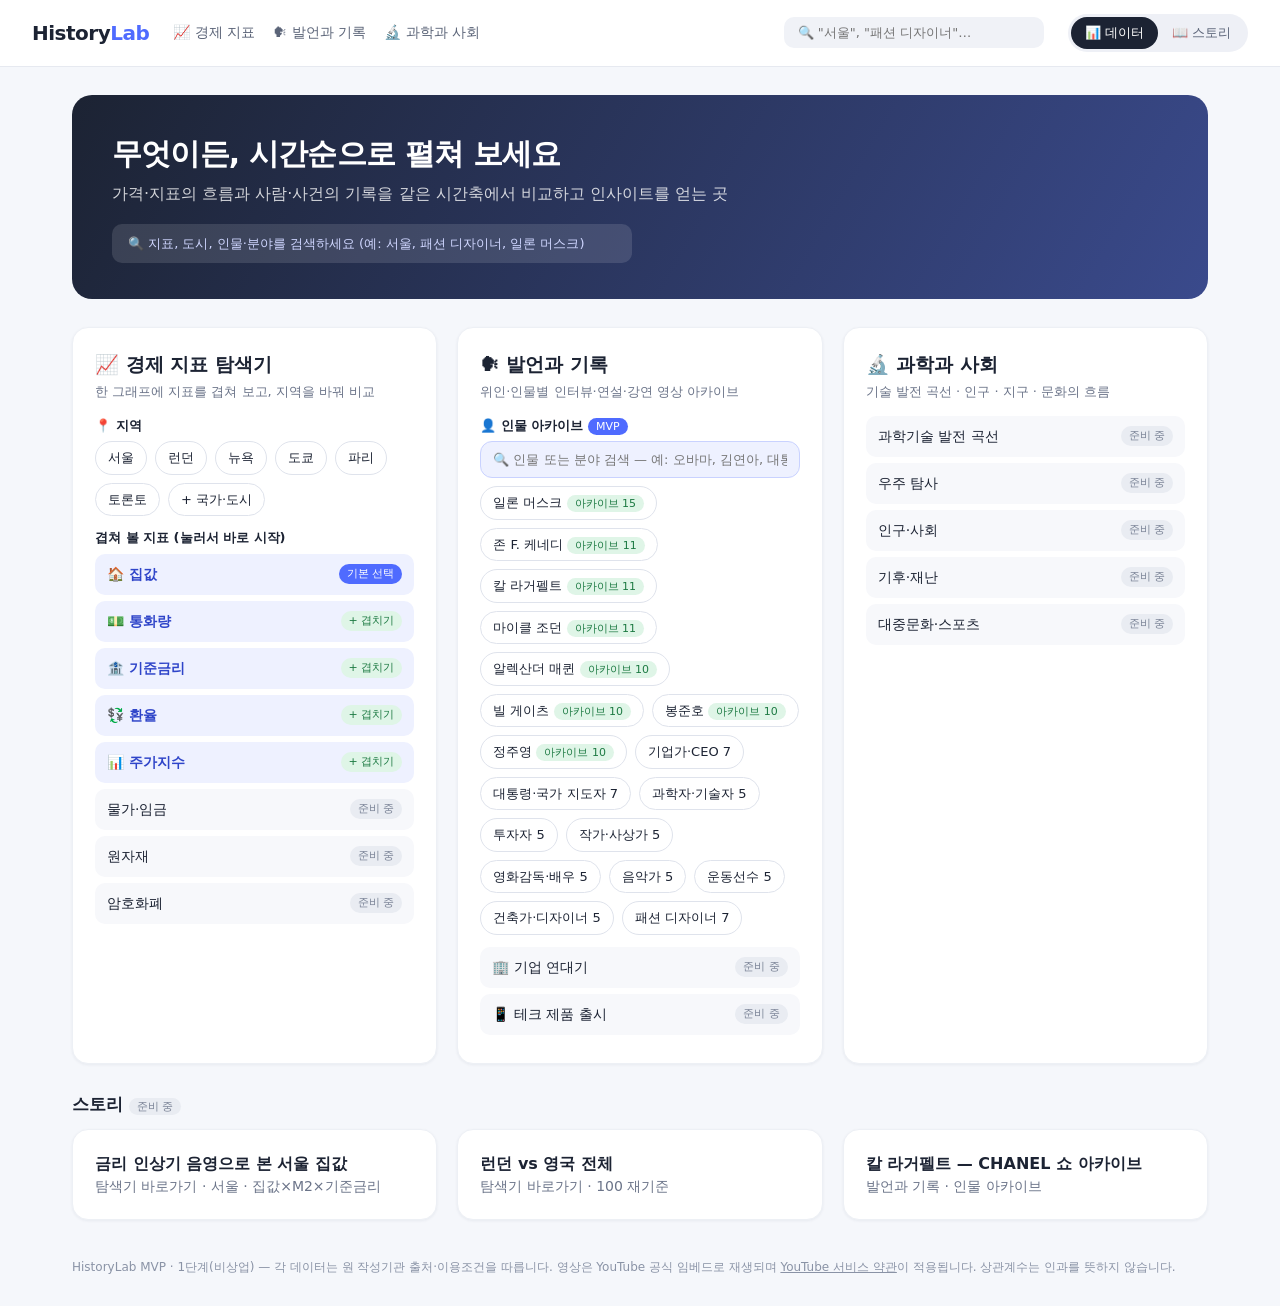
<file: index.html>
<!doctype html><html lang="ko"><head><meta charset="utf-8"><meta name="viewport" content="width=device-width,initial-scale=1"><title>HistoryLab — 무엇이든 시간순으로</title><link rel="stylesheet" href="css/style.css"></head><body>
<div class="wrap">
<div class="hero"><h1>무엇이든, 시간순으로 펼쳐 보세요</h1><p>가격·지표의 흐름과 사람·사건의 기록을 같은 시간축에서 비교하고 인사이트를 얻는 곳</p><form id="hs"><input class="search" id="hq" placeholder="🔍 지표, 도시, 인물·분야를 검색하세요 (예: 서울, 패션 디자이너, 일론 머스크)"></form></div>
<div class="story-only card" style="margin-bottom:20px"><b>📖 스토리 모드</b><div class="sub">데이터를 해설과 함께 보는 모드입니다. 아래 스토리 카드와 탐색기의 자동 요약이 먼저 보입니다. (큐레이션 스토리는 준비 중)</div></div>
<div class="grid3">
<div class="card dom"><h2>📈 경제 지표 탐색기</h2><div class="d">한 그래프에 지표를 겹쳐 보고, 지역을 바꿔 비교</div>
<div style="font-size:13px;font-weight:700;margin-bottom:6px">📍 지역</div><div class="chips" id="regs" style="margin-bottom:12px"></div>
<div style="font-size:13px;font-weight:700;margin-bottom:6px">겹쳐 볼 지표 (눌러서 바로 시작)</div><div id="ser"></div></div>
<div class="card dom"><h2>🗣 발언과 기록</h2><div class="d">위인·인물별 인터뷰·연설·강연 영상 아카이브</div>
<div style="font-size:13px;font-weight:700;margin-bottom:6px">👤 인물 아카이브 <span class="tag live">MVP</span></div>
<form id="ps"><input class="psearch" id="pq" placeholder="🔍 인물 또는 분야 검색 — 예: 오바마, 김연아, 대통령, 과학자"></form>
<div class="chips" id="pchips" style="margin:8px 0 12px"></div>
<div class="item">🏢 기업 연대기 <span class="tag">준비 중</span></div><div class="item">📱 테크 제품 출시 <span class="tag">준비 중</span></div></div>
<div class="card dom" id="science"><h2>🔬 과학과 사회</h2><div class="d">기술 발전 곡선 · 인구 · 지구 · 문화의 흐름</div><div id="sci"></div></div>
</div>
<div class="sec-title">스토리 <span class="tag">준비 중</span></div>
<div class="grid3"><a class="card" href="explorer.html?region=seoul&series=price,m2,rate"><b>금리 인상기 음영으로 본 서울 집값</b><div class="sub">탐색기 바로가기 · 서울 · 집값×M2×기준금리</div></a>
<a class="card" href="explorer.html?region=london&series=price,price_nat&mode=rebase"><b>런던 vs 영국 전체</b><div class="sub">탐색기 바로가기 · 100 재기준</div></a>
<a class="card" href="person.html?id=karl-lagerfeld"><b>칼 라거펠트 — CHANEL 쇼 아카이브</b><div class="sub">발언과 기록 · 인물 아카이브</div></a></div>
</div>
<script src="js/common.js"></script><script>
header('');
$('#hs').onsubmit=e=>{e.preventDefault();go($('#hq').value)};$('#ps').onsubmit=e=>{e.preventDefault();location.href='people.html?q='+encodeURIComponent($('#pq').value)};
Promise.all([getJSON('data/regions.json'),getJSON('data/categories.json'),getJSON('data/people/index.json')]).then(([R,C,P])=>{
 regs.innerHTML=R.regions.filter(r=>['seoul','tokyo','london','nyc','paris','toronto'].includes(r.id)).map(r=>`<a class="chip" href="explorer.html?region=${r.id}">${r.name}</a>`).join('')+'<a class="chip" href="explorer.html">+ 국가·도시</a>';
 const ic={price:'🏠',m2:'💵',rate:'🏦',fx:'💱',stock:'📊'};
 ser.innerHTML=['price','m2','rate','fx','stock'].map(k=>`<a class="item live" href="explorer.html?region=seoul&series=price${k=='price'?'':','+k}">${ic[k]} ${R.series_names[k]} <span class="tag ${k=='price'?'live':'real'}">${k=='price'?'기본 선택':'+ 겹치기'}</span></a>`).join('')+C.domains[0].soon.map(s=>`<div class="item">${s} <span class="tag">준비 중</span></div>`).join('');
 sci.innerHTML=C.domains[2].soon.map(s=>`<div class="item">${s} <span class="tag">준비 중</span></div>`).join('');
 pchips.innerHTML=[...P.people].filter(p=>p.n).sort((a,b)=>b.n-a.n).slice(0,8).map(p=>`<a class="chip" href="person.html?id=${p.id}">${esc(p.name_ko)} <span class="tag real">아카이브 ${p.n}</span></a>`).join('')+Object.entries(P.fields).map(([k,f])=>`<a class="chip" href="people.html?q=${encodeURIComponent(f.ko)}">${f.ko} ${P.people.filter(p=>p.fields.includes(k)).length}</a>`).join('');
});
</script></body></html>
</file>
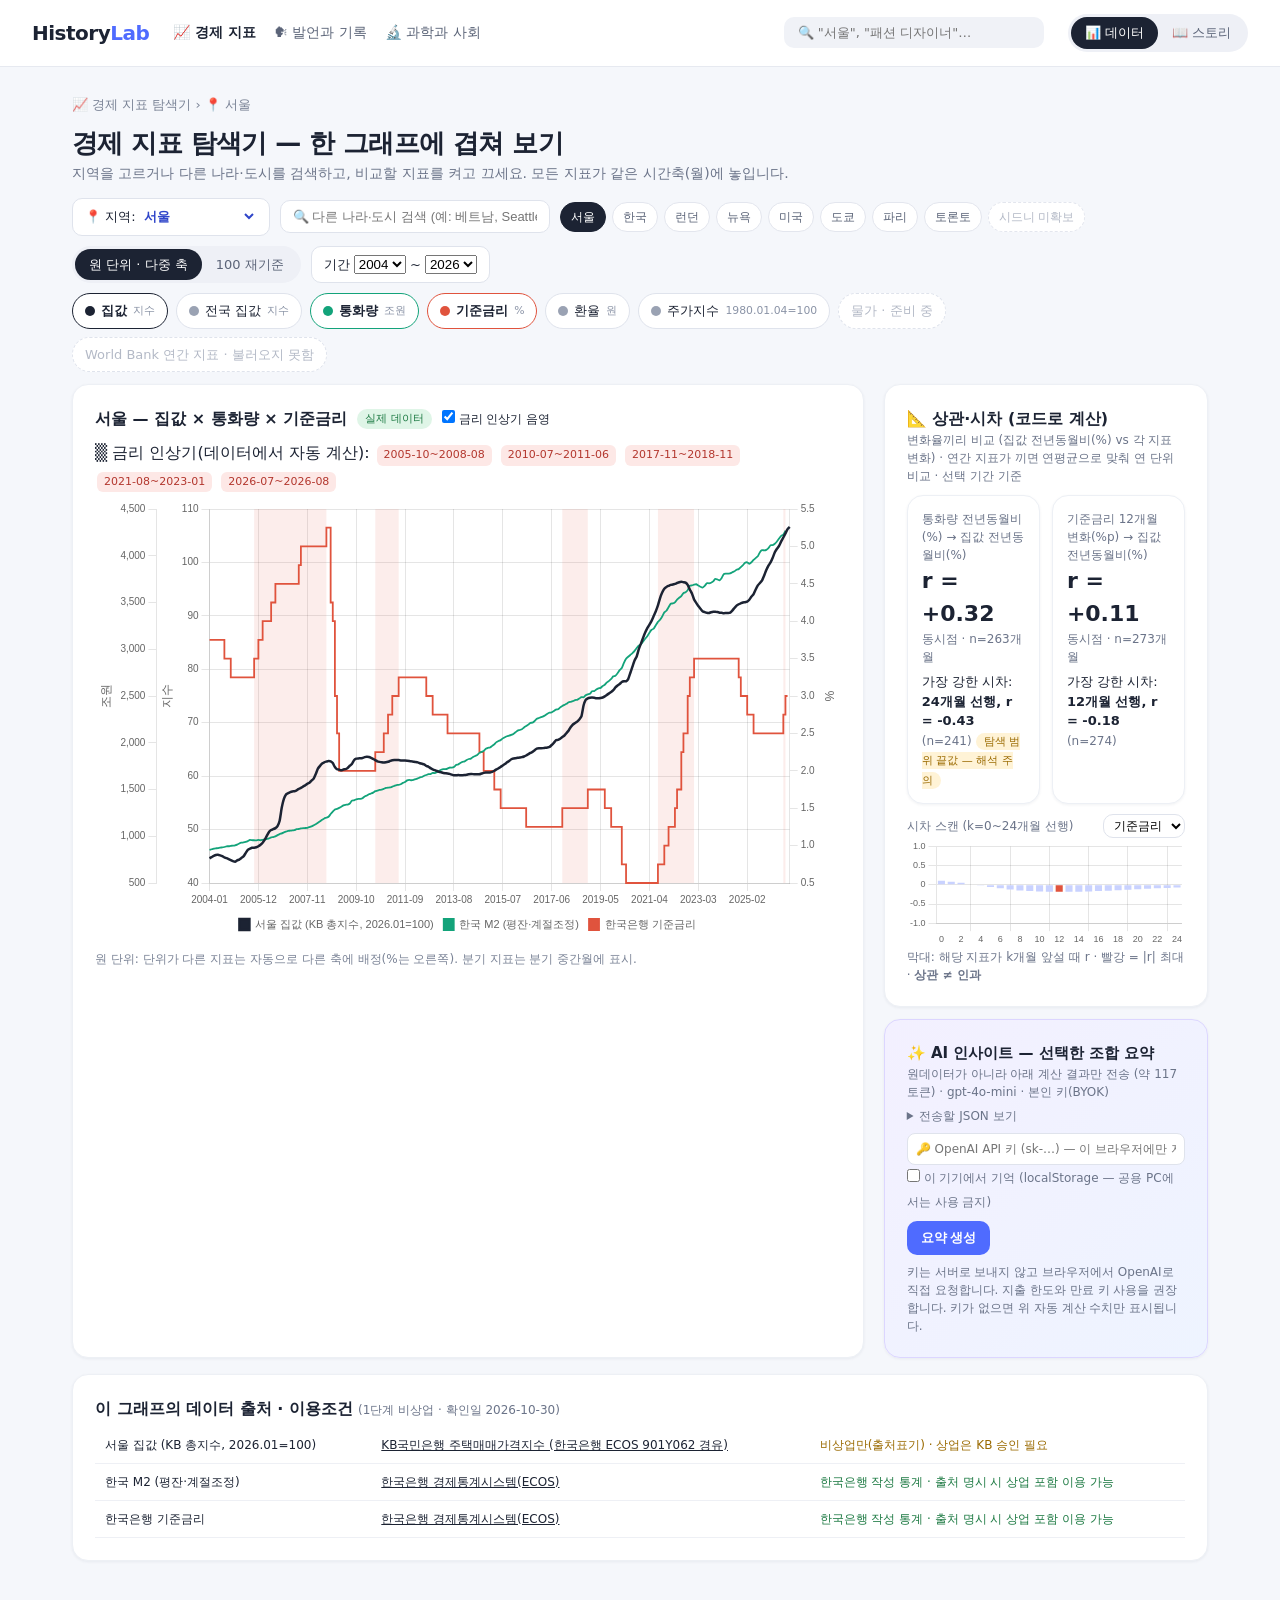
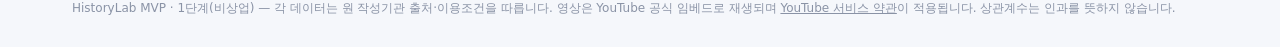
<file: explorer.html>
<!doctype html><html lang="ko"><head><meta charset="utf-8"><meta name="viewport" content="width=device-width,initial-scale=1"><title>경제 지표 탐색기 — HistoryLab</title><link rel="stylesheet" href="css/style.css"><script src="js/chart.umd.js"></script></head><body>
<div class="wrap"><div class="crumb">📈 경제 지표 탐색기 › 📍 <span id="crn"></span></div>
<h1 class="page">경제 지표 탐색기 — 한 그래프에 겹쳐 보기</h1><div class="sub hide-m">지역을 고르거나 다른 나라·도시를 검색하고, 비교할 지표를 켜고 끄세요. 모든 지표가 같은 시간축(월)에 놓입니다.</div>
<div class="bar"><label class="sel">📍 지역: <select id="rsel" class="sel" style="border:none;padding:0;font-weight:700;color:#2f45c9"></select></label>
<div class="xsearch"><input id="pq" class="sel" placeholder="🔍 다른 나라·도시 검색 (예: 베트남, Seattle)" autocomplete="off" aria-label="나라·도시 검색" role="combobox"><div id="pres" class="pres" role="listbox" hidden></div></div>
<div class="reg" id="rchips"></div><div style="flex:1" class="hide-m"></div>
<div class="toggle" id="modeT"><div data-v="multi">원 단위 · 다중 축</div><div data-v="rebase">100 재기준</div></div>
<label class="sel hide-m">기간 <select id="y0"></select> ~ <select id="y1"></select></label></div>
<div class="mhint" style="display:none;font-size:12px;color:#6b7489;margin-bottom:6px">← 밀어서 지표 더 보기</div>
<div class="picker" id="picker"></div>
<div class="story-only card" id="story" style="margin-bottom:12px"></div>
<div class="row"><div class="card col" style="flex:2.3;min-width:0">
<div style="display:flex;gap:10px;align-items:center;flex-wrap:wrap"><b id="ctitle"></b><span class="tag real">실제 데이터</span><label style="font-size:12px"><input type="checkbox" id="shadeT" checked> 금리 인상기 음영</label><span class="cyc" id="cyc"></span></div>
<div style="height:440px;margin-top:6px" id="cbox"><canvas id="c"></canvas></div><div class="src" id="axnote"></div></div>
<div class="col" style="flex:1;min-width:0"><div class="card"><b>📐 상관·시차 (코드로 계산)</b><div class="muted" id="cnote">월별 · 변화율끼리 비교 · 선택 기간 기준</div>
<div class="cr" id="corr" style="margin-top:10px"></div>
<div style="display:flex;justify-content:space-between;align-items:center;margin-top:10px"><span class="muted">시차 스캔 (k=0~24개월 선행)</span><select id="lagSel" class="sel" style="padding:3px 6px;font-size:12px"></select></div>
<div style="height:110px"><canvas id="lag"></canvas></div><div class="muted">막대: 해당 지표가 k개월 앞설 때 r · 빨강 = |r| 최대 · <b>상관 ≠ 인과</b></div></div>
<div class="card ai" style="margin-top:12px" id="ai"></div></div></div>
<div class="card srcs" style="margin-top:16px"><b>이 그래프의 데이터 출처 · 이용조건</b> <span class="muted">(1단계 비상업 · 확인일 2026-10-30)</span><table style="margin-top:6px" id="srcs"></table></div>
</div>
<script src="js/common.js"></script><script src="js/ai.js"></script><script src="js/explorer.js"></script></body></html>
</file>
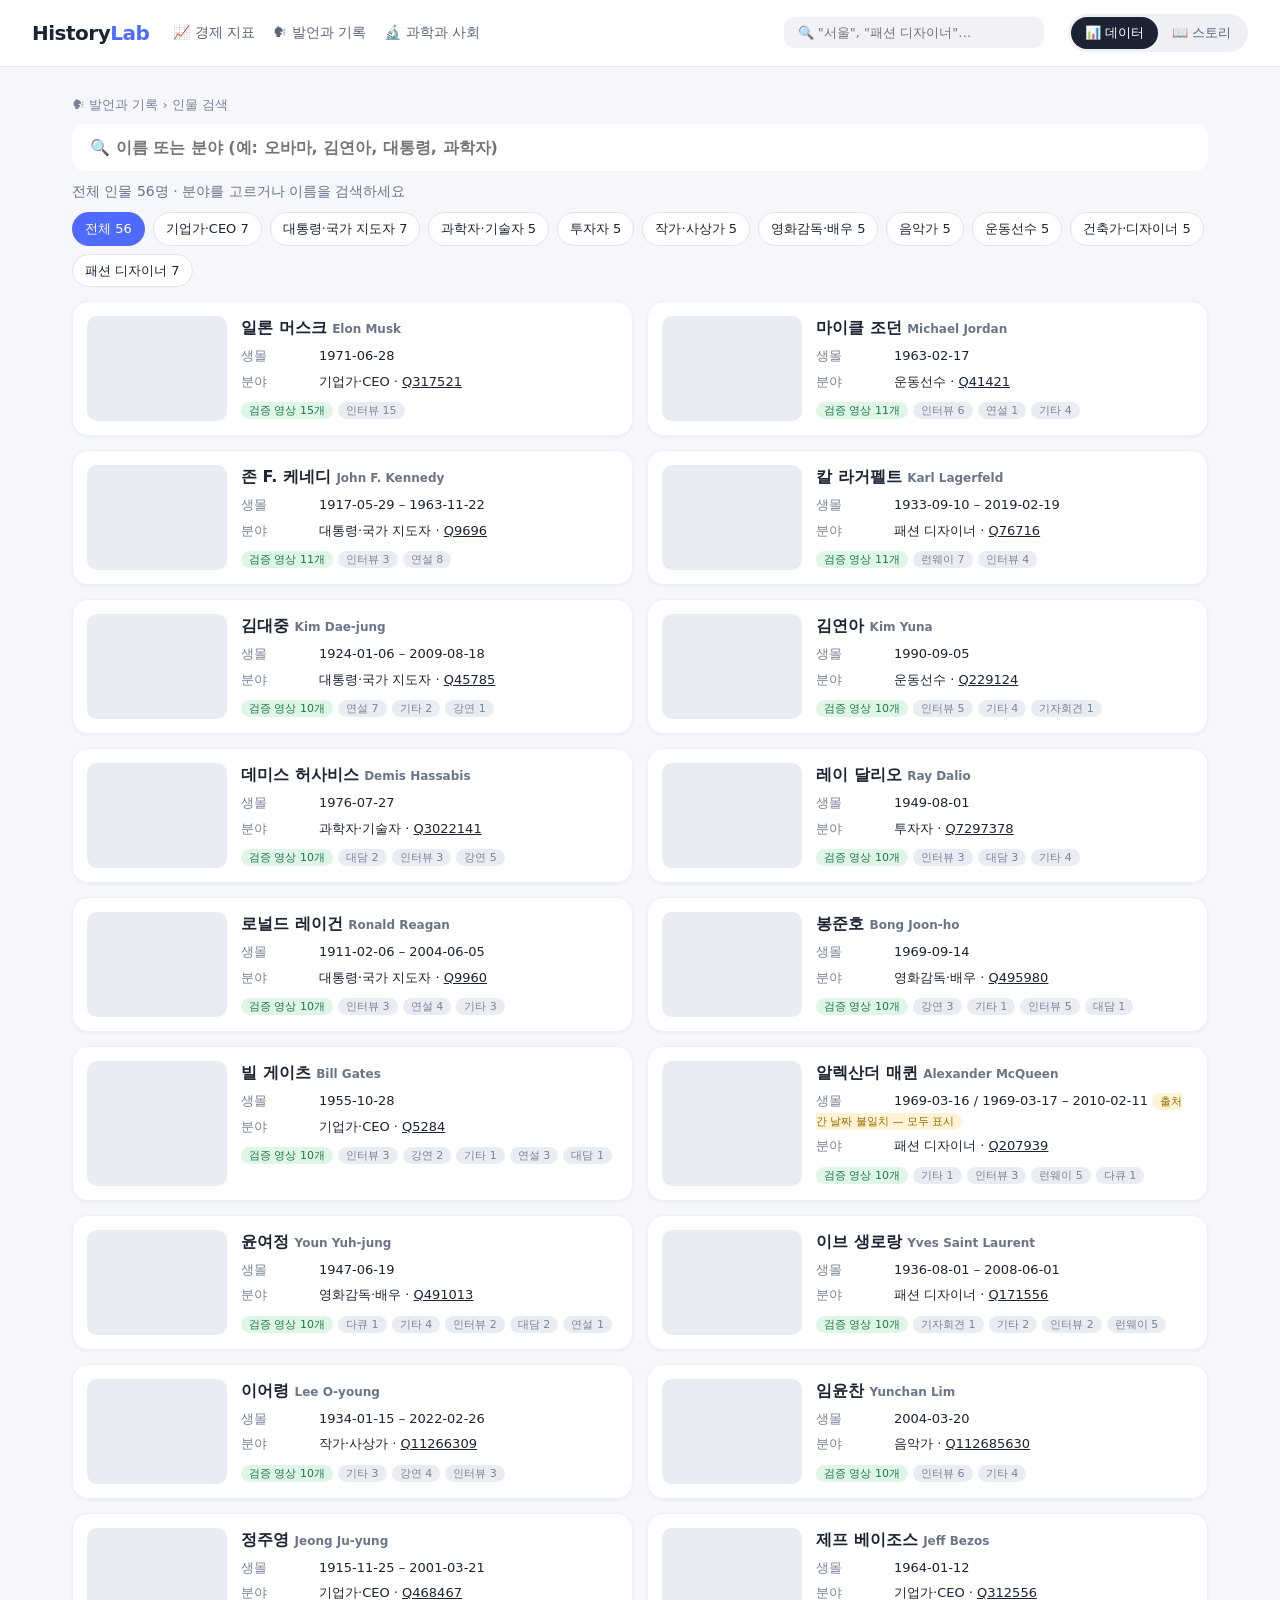
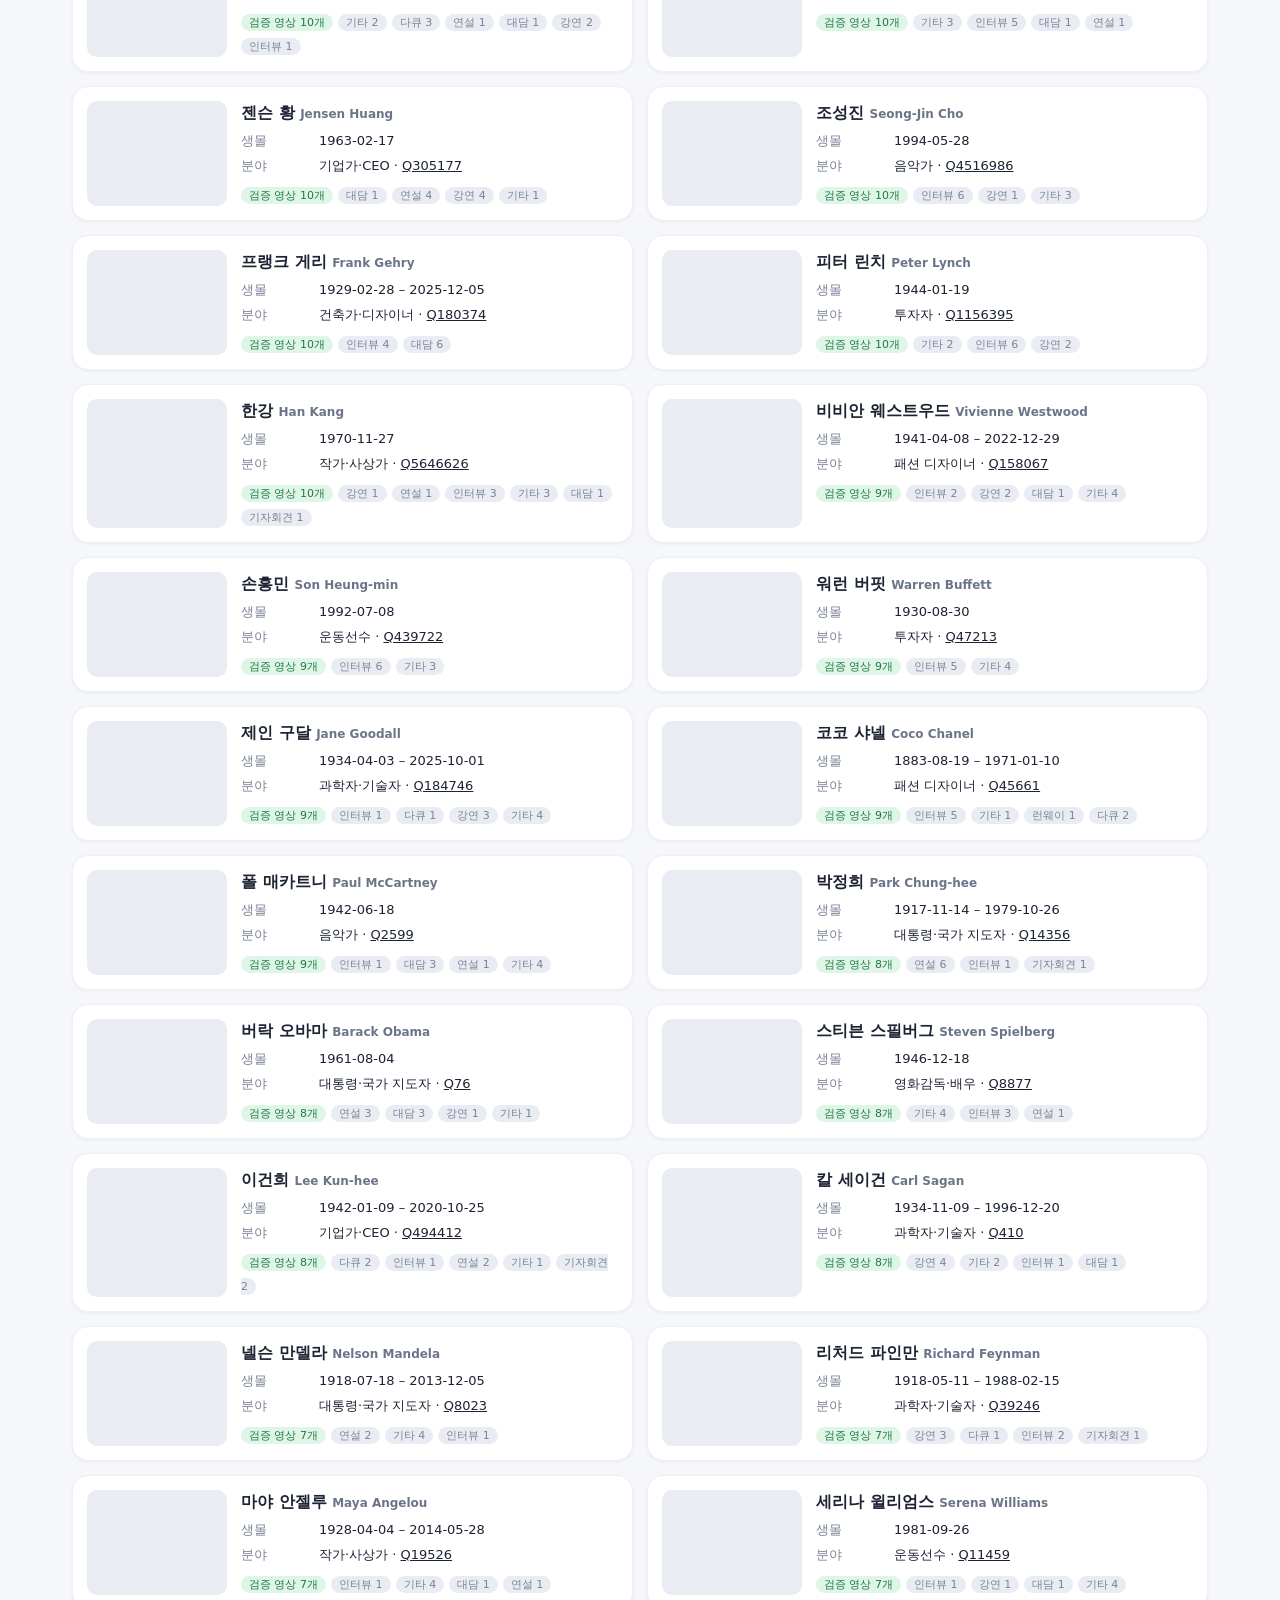
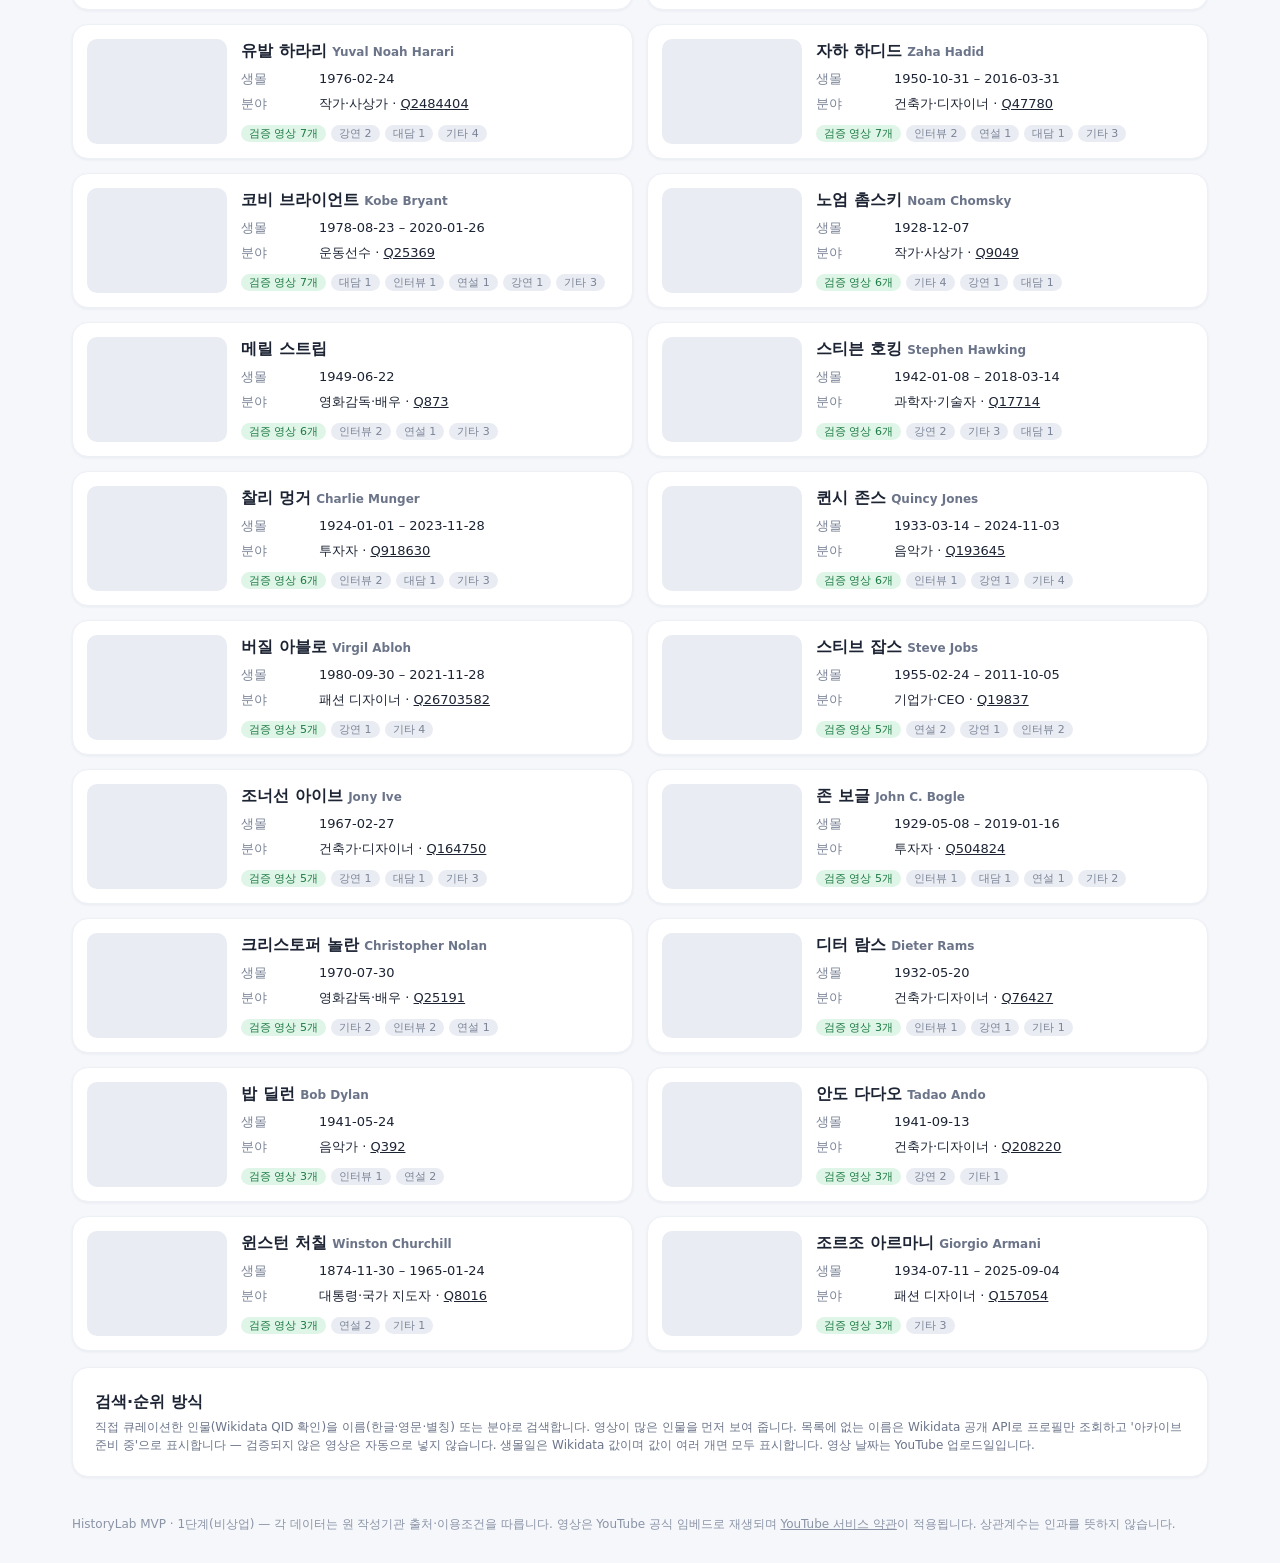
<file: people.html>
<!doctype html><html lang="ko"><head><meta charset="utf-8"><meta name="viewport" content="width=device-width,initial-scale=1"><title>인물 검색 — HistoryLab</title><link rel="stylesheet" href="css/style.css"></head><body>
<div class="wrap"><div class="crumb">🗣 발언과 기록 › 인물 검색</div>
<form id="pf"><input class="qbar" id="q" placeholder="🔍 이름 또는 분야 (예: 오바마, 김연아, 대통령, 과학자)"></form>
<div class="sub" id="interp" style="margin:10px 0"></div>
<div class="chips" id="fchips" style="margin-bottom:14px"></div>
<div class="pgrid" id="res"></div>
<div class="card" style="margin-top:16px"><b>검색·순위 방식</b><div class="muted" style="margin-top:4px">직접 큐레이션한 인물(Wikidata QID 확인)을 이름(한글·영문·별칭) 또는 분야로 검색합니다. 영상이 많은 인물을 먼저 보여 줍니다. 목록에 없는 이름은 Wikidata 공개 API로 프로필만 조회하고 &#39;아카이브 준비 중&#39;으로 표시합니다 — 검증되지 않은 영상은 자동으로 넣지 않습니다. 생몰일은 Wikidata 값이며 값이 여러 개면 모두 표시합니다. 영상 날짜는 YouTube 업로드일입니다.</div></div></div>
<script src="js/common.js"></script><script src="js/people.js"></script></body></html>
</file>
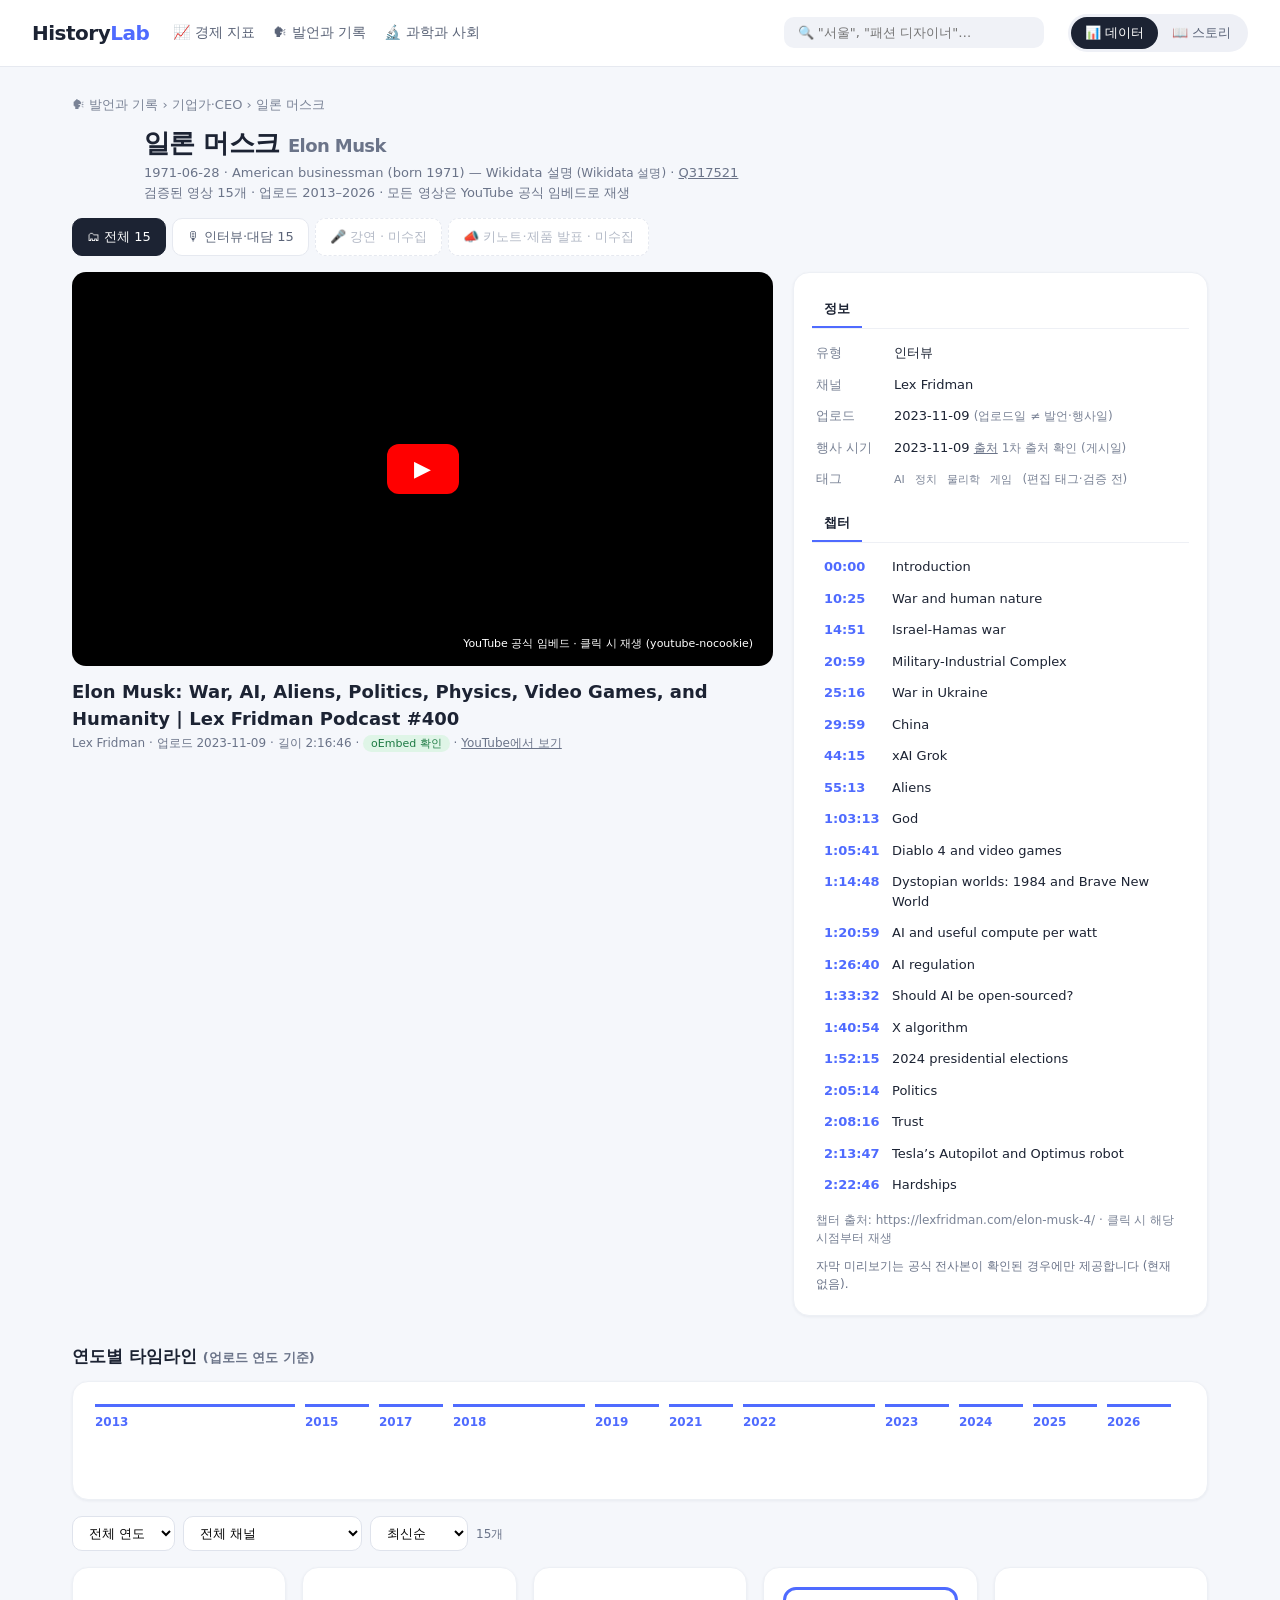
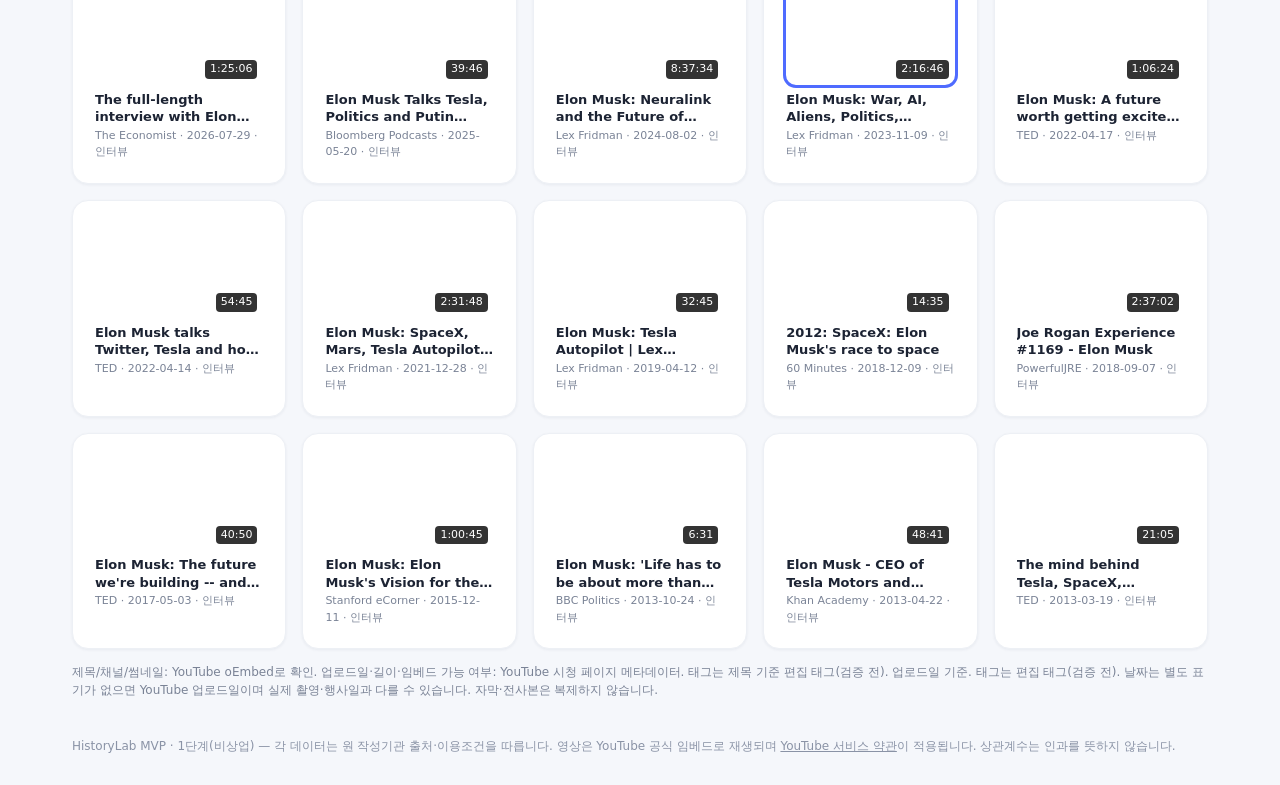
<file: person.html>
<!doctype html><html lang="ko"><head><meta charset="utf-8"><meta name="viewport" content="width=device-width,initial-scale=1"><title>인물 아카이브 — HistoryLab</title><link rel="stylesheet" href="css/style.css"></head><body>
<div class="wrap" id="P"><div class="muted">불러오는 중…</div></div>
<script src="js/common.js"></script><script src="js/person.js"></script></body></html>
</file>
<file: css/style.css>
*{box-sizing:border-box;margin:0;padding:0}
body{font-family:"Noto Sans KR","Apple SD Gothic Neo","Malgun Gothic",system-ui,sans-serif;background:#f5f7fb;color:#1c2333;line-height:1.5}
a{color:inherit;text-decoration:none}
.top{display:flex;align-items:center;gap:24px;padding:14px 32px;background:#fff;border-bottom:1px solid #e6e9f0;position:sticky;top:0}
.logo{font-weight:800;font-size:20px;letter-spacing:-.5px}.logo span{color:#4f6bff}
.nav{display:flex;gap:18px;font-size:14px;color:#5b6478}.nav b{color:#1c2333}
.sp{flex:1}
.search{background:#f0f2f7;border-radius:10px;padding:8px 14px;width:260px;color:#8a93a6;font-size:13px}
.toggle{display:flex;background:#eef0f6;border-radius:999px;padding:3px;font-size:13px}
.toggle div{padding:6px 14px;border-radius:999px;color:#5b6478}.toggle .on{background:#1c2333;color:#fff}
.btn{background:#4f6bff;color:#fff;border-radius:10px;padding:8px 14px;font-size:13px;font-weight:600}
.wrap{max-width:1200px;margin:0 auto;padding:28px 32px}
.hero{background:linear-gradient(120deg,#1c2333,#3a4a8c);color:#fff;border-radius:20px;padding:36px 40px;margin-bottom:28px}
.hero h1{font-size:30px;letter-spacing:-.8px}.hero p{opacity:.8;margin-top:6px}
.hero .search{background:rgba(255,255,255,.12);color:#cfd6ff;width:520px;margin-top:18px;padding:12px 16px}
.grid3{display:grid;grid-template-columns:repeat(3,1fr);gap:20px}
.card{background:#fff;border-radius:16px;padding:22px;box-shadow:0 1px 3px rgba(20,30,60,.06);border:1px solid #edf0f5}
.dom h2{font-size:19px;margin-bottom:4px}.dom .d{font-size:13px;color:#6b7489;margin-bottom:14px}
.item{display:flex;justify-content:space-between;align-items:center;padding:10px 12px;border-radius:10px;font-size:14px;margin-bottom:6px;background:#f7f8fb}
.item.live{background:#eef1ff;font-weight:600;color:#2f45c9}
.tag{font-size:11px;padding:2px 8px;border-radius:999px;background:#e9ecf2;color:#7a8396;font-weight:500}
.tag.live{background:#4f6bff;color:#fff}.tag.ex{background:#fff3d6;color:#9a6a00}.tag.real{background:#dff5e7;color:#1d7a43}
.sec-title{font-size:17px;font-weight:700;margin:28px 0 12px}
.row{display:flex;gap:20px}.col{flex:1}
.crumb{font-size:13px;color:#7a8396;margin-bottom:10px}
h1.page{font-size:26px;letter-spacing:-.6px}
.sub{color:#6b7489;font-size:14px}
.tabs{display:flex;gap:6px;margin:18px 0}
.tabs div{padding:8px 14px;border-radius:10px;font-size:13px;background:#fff;border:1px solid #e6e9f0;color:#5b6478}.tabs .on{background:#1c2333;color:#fff;border-color:#1c2333}
.chips{display:flex;flex-wrap:wrap;gap:8px}
.chip{padding:6px 12px;border-radius:999px;font-size:13px;border:1px solid #dfe3ec;background:#fff}
.chip.on{border-color:transparent;color:#fff}
.kpi{display:grid;grid-template-columns:repeat(6,1fr);gap:12px}
.kpi .card{padding:14px}.kpi .n{font-size:22px;font-weight:800}.kpi .l{font-size:12px;color:#6b7489}
.up{color:#d6453d}.down{color:#2f6fd6}
.src{font-size:12px;color:#7a8396;margin-top:10px}
.ai{background:linear-gradient(135deg,#f3f0ff,#eef4ff);border:1px solid #dcd6ff}
.ai h3{font-size:15px}.ai li{font-size:13px;margin:6px 0 0 18px}
.input{background:#fff;border:1px solid #dfe3ec;border-radius:8px;padding:8px 10px;font-size:12px;color:#9aa2b3;margin-top:10px}
.side{width:230px;flex:none}
.side .card{padding:14px;position:sticky;top:80px}
.side a{display:block;padding:8px 10px;border-radius:8px;font-size:14px;color:#5b6478}.side a.on{background:#eef1ff;color:#2f45c9;font-weight:600}
.tl{border-left:2px solid #dfe3ec;margin-left:8px;padding-left:20px}
.tl .e{position:relative;margin-bottom:14px}.tl .e:before{content:"";position:absolute;left:-27px;top:6px;width:12px;height:12px;border-radius:50%;background:#4f6bff;border:2px solid #fff}
.tl .dt{font-size:12px;color:#4f6bff;font-weight:700}.tl .t{font-size:14px;font-weight:600}.tl .x{font-size:12px;color:#7a8396}
.works{display:grid;grid-template-columns:repeat(4,1fr);gap:12px}
.works .card{padding:14px}.works .y{font-size:12px;color:#4f6bff;font-weight:700}.works .t{font-weight:700}
.quote{border-left:3px solid #4f6bff;padding:10px 14px;background:#fafbff;border-radius:0 10px 10px 0;margin-bottom:10px}
.quote .q{font-size:15px;font-style:italic;color:#8a93a6}
.video{background:#0f1320;border-radius:12px;height:150px;display:flex;align-items:center;justify-content:center;color:#8a93a6;font-size:13px}
table{width:100%;border-collapse:collapse;font-size:13px}th,td{padding:9px 10px;border-bottom:1px solid #eef0f5;text-align:left}th{color:#7a8396;font-weight:600}
.badge{padding:2px 8px;border-radius:6px;font-size:11px;font-weight:600}
.b1{background:#e9ecf2;color:#7a8396}
.ph{background:repeating-linear-gradient(45deg,#f4f5f9,#f4f5f9 10px,#eef0f5 10px,#eef0f5 20px);border-radius:12px;height:160px;display:flex;align-items:center;justify-content:center;color:#8a93a6;font-size:13px}
.prof{display:flex;gap:20px;align-items:center}
.avatar{width:88px;height:88px;border-radius:50%;background:#dfe3ec;display:flex;align-items:center;justify-content:center;font-size:12px;color:#7a8396;text-align:center}
.mock{position:fixed;right:12px;bottom:12px;background:#1c2333;color:#fff;font-size:11px;padding:4px 10px;border-radius:6px;opacity:.85}

/* archive */

.player{position:relative;border-radius:14px;overflow:hidden;background:#000;aspect-ratio:16/9;background-size:cover;background-position:center}
.player .pb{position:absolute;left:50%;top:50%;transform:translate(-50%,-50%);width:72px;height:50px;background:#f00;border-radius:12px;display:flex;align-items:center;justify-content:center;color:#fff;font-size:22px}
.player .yt{position:absolute;right:12px;bottom:10px;background:rgba(0,0,0,.6);color:#fff;font-size:11px;padding:3px 8px;border-radius:4px}
.player .bar{position:absolute;left:0;right:0;bottom:0;height:4px;background:rgba(255,255,255,.3)}.player .bar i{display:block;width:21%;height:100%;background:#f00}
.pt{font-size:18px;font-weight:700;margin-top:12px}.pm{font-size:13px;color:#6b7489;margin-top:2px}
.panel{display:flex;flex-direction:column;max-height:100%}
.ptabs{display:flex;gap:4px;border-bottom:1px solid #eef0f5;margin:-4px -4px 8px}.ptabs div{padding:8px 12px;font-size:13px;color:#7a8396}.ptabs .on{color:#1c2333;font-weight:700;border-bottom:2px solid #4f6bff}
.chp{display:flex;gap:10px;font-size:13px;padding:6px 8px;border-radius:8px}.chp.on{background:#eef1ff;font-weight:600}.ts{color:#4f6bff;font-weight:700;min-width:58px;font-variant-numeric:tabular-nums}
.tr{font-size:13px;color:#8a93a6;padding:6px 8px;border-left:2px solid #eef0f5;margin:6px 0}.tr b{color:#4f6bff}
.filters{display:flex;flex-wrap:wrap;gap:8px;align-items:center;margin:8px 0 14px}
.sel{background:#fff;border:1px solid #dfe3ec;border-radius:10px;padding:7px 12px;font-size:13px}
.vgrid{display:grid;grid-template-columns:repeat(5,1fr);gap:16px}
.vc .th{aspect-ratio:16/9;border-radius:10px;background-size:cover;background-position:center;position:relative}
.du{position:absolute;right:6px;bottom:6px;background:rgba(0,0,0,.8);color:#fff;font-size:11px;padding:1px 5px;border-radius:4px}
.vt{font-size:13px;font-weight:600;margin-top:6px;line-height:1.35;display:-webkit-box;-webkit-line-clamp:2;-webkit-box-orient:vertical;overflow:hidden}
.vm{font-size:11px;color:#7a8396;margin-top:2px}.vg{margin-top:4px}.tg{font-size:11px;color:#4f6bff;margin-right:6px}
.tline{display:flex;gap:10px;overflow:hidden;padding-bottom:4px}.ty{flex:none}.yy{font-size:12px;font-weight:700;color:#4f6bff;border-top:3px solid #4f6bff;padding-top:6px;margin-bottom:6px}
.yb{display:flex;gap:4px}.mini{width:64px;height:36px;border-radius:5px;background-size:cover;background-position:center}
.vtog{display:flex;background:#eef0f6;border-radius:10px;padding:3px;font-size:13px}.vtog div{padding:5px 12px;border-radius:8px;color:#5b6478}.vtog .on{background:#fff;color:#1c2333;font-weight:600;box-shadow:0 1px 2px rgba(0,0,0,.08)}
.ih{display:flex;align-items:center;gap:16px;margin-bottom:16px}.ih .avatar{width:56px;height:56px;font-size:10px}
.stat{font-size:13px;color:#6b7489}
@media(max-width:600px){.top .nav,.top .search,.top .btn{display:none}.top{padding:12px 16px}.wrap{padding:12px}.row{flex-direction:column}.vgrid{grid-template-columns:1fr}
.vc{display:grid;grid-template-columns:140px 1fr;gap:10px}.vc .vt{margin-top:0}.vc>div:not(.th){grid-column:2}.vc .th{grid-row:span 3}.hide-m{display:none}.ih .stat{display:none}.panel .tr{display:none}.chp:nth-child(n+8){display:none}}

/* explorer */

.bar{display:flex;gap:10px;align-items:center;flex-wrap:wrap;margin:14px 0 10px}
.sel{background:#fff;border:1px solid #dfe3ec;border-radius:10px;padding:8px 12px;font-size:13px}.sel b{color:#2f45c9}
.reg{display:flex;gap:6px;flex-wrap:wrap}.reg span{font-size:12px;padding:5px 10px;border-radius:999px;background:#fff;border:1px solid #e3e6ee;color:#5b6478}.reg .on{background:#1c2333;color:#fff;border-color:#1c2333}.reg .na{color:#b3b9c6;border-style:dashed}
.picker{display:flex;gap:8px;flex-wrap:wrap;margin-bottom:12px}
.sc{display:flex;align-items:center;gap:6px;padding:7px 12px;border-radius:999px;border:1.5px solid #dfe3ec;background:#fff;font-size:13px}
.sc i{width:10px;height:10px;border-radius:50%;display:inline-block}.sc.on{font-weight:700}.sc small{color:#8a93a6;font-weight:400}.sc.dis{color:#b3b9c6;border-style:dashed}
.cr{display:grid;grid-template-columns:1fr 1fr;gap:12px}.cr .card{padding:14px}.big{font-size:22px;font-weight:800}.muted{font-size:12px;color:#6b7489}
.cyc span{display:inline-block;font-size:11px;background:#fde8e6;color:#b3372e;border-radius:6px;padding:2px 7px;margin:2px}
.ai pre{background:#fff;border:1px solid #e1dcff;border-radius:8px;padding:8px;font-size:10.5px;white-space:pre-wrap;color:#4b5263;margin-top:8px}
.srcs td{font-size:12px}
@media(max-width:600px){.top .nav,.top .search,.top .btn{display:none}.top{padding:12px 16px}.wrap{padding:12px}.row{flex-direction:column}.picker,.reg{flex-wrap:nowrap;overflow:hidden;max-width:100%}.sc,.reg span{flex:none;white-space:nowrap}.row>.col{width:100%;flex:none!important}.bar .sel:first-child{flex:none}.mhint{display:block!important}.cr{grid-template-columns:1fr}.hide-m{display:none}h1.page{font-size:20px}.srcs{display:none}.mfoot{display:block!important}}

.psearch{background:#eef1ff;border:1.5px solid #c9d2ff;border-radius:12px;padding:10px 12px;font-size:13px;color:#2f45c9;width:100%;font-family:inherit}
input.search,input.qbar{border:none;outline:none;font-family:inherit}.hero input.search{color:#fff}.hero input.search::placeholder{color:#cfd6ff}
.top a.nv{color:inherit}.toggle div{cursor:pointer}.sc,.reg span,.chip,.ttabs div,.tabs div{cursor:pointer;user-select:none}
.qbar{background:#fff;border:2px solid #4f6bff;border-radius:14px;padding:14px 18px;font-size:16px;font-weight:600;width:100%}
.interp{font-size:13px;color:#6b7489;margin:10px 0 18px}.interp b{color:#2f45c9}
.pgrid{display:grid;grid-template-columns:repeat(2,1fr);gap:14px}
.pc{display:flex;gap:14px;padding:14px}.pc.on{border:2px solid #4f6bff}.th2{width:150px;flex:none;aspect-ratio:16/9;border-radius:10px;background:#eef0f5 center/cover}
.pn{font-weight:700;font-size:16px}.en{font-weight:400;color:#7a8396;font-size:13px}.pm{font-size:12px;color:#6b7489}
.note{background:#fff8e6;border:1px solid #f3dfa6;border-radius:12px;padding:12px 14px;font-size:12px;color:#7a5a00;margin-top:16px}
.ttabs{display:flex;gap:6px;margin:4px 0 16px;flex-wrap:wrap}.ttabs div{padding:8px 14px;border-radius:10px;font-size:13px;background:#fff;border:1px solid #e6e9f0;color:#5b6478}.ttabs .on{background:#1c2333;color:#fff;border-color:#1c2333}.ttabs .dis{color:#b3b9c6;border-style:dashed;cursor:default}
.eb{display:flex;align-items:center;gap:10px;font-size:12px;margin:6px 0}.en2{width:60px;font-weight:600}.track{flex:1;height:10px;background:#f0f2f7;border-radius:6px;position:relative}.track i{position:absolute;top:0;bottom:0;background:#4f6bff;border-radius:6px}.yrs{width:70px;color:#7a8396}
.kv{font-size:13px;margin:6px 0}.kv span{color:#7a8396;display:inline-block;width:78px}
.player iframe{position:absolute;inset:0;width:100%;height:100%;border:0}
.vc{cursor:pointer}.vc.on .th{outline:3px solid #4f6bff}
.chp{cursor:pointer}.mini{cursor:pointer}
.ok{color:#1d7a43}.nc{color:#9a6a00}.check{color:#9a6a00}.free{color:#2f6fd6}
.ai textarea,.ai input[type=password]{width:100%;border:1px solid #dfe3ec;border-radius:8px;padding:8px;font-size:12px;font-family:inherit;margin-top:8px}
.ai .btn{display:inline-block;margin-top:8px;cursor:pointer;border:none}.ai .out{font-size:13px;margin-top:8px;white-space:pre-wrap}
.warn{color:#c0392b;font-size:12px}.story-only{display:none}body.story .story-only{display:block}body.story .data-only{display:none}
select.sel{font-family:inherit}
@media(max-width:600px){.pgrid{grid-template-columns:1fr}.pc .th2{width:110px}.grid3{grid-template-columns:1fr}.hero{padding:24px 20px}.hero h1{font-size:22px}.hero .search{width:100%}}
.th2{width:140px;min-width:110px;aspect-ratio:16/9;border-radius:10px;background:#e9ecf2 center/cover;display:flex;align-items:center;justify-content:center;color:#9aa2b3;font-size:12px}
.pc h3{margin:0 0 4px;font-size:16px}.pc a{color:inherit}.vc{cursor:pointer}.vc .th{background-size:cover;background-position:center}.mini{cursor:pointer}
.player iframe{width:100%;aspect-ratio:16/9;border:0;border-radius:14px;display:block;background:#000}
.chip.on{background:#4f6bff}.chip{cursor:pointer}
.kv span{width:auto;display:inline}.kv>span:first-child{display:inline-block;width:78px}.player{cursor:pointer}
@media(max-width:600px){.srcs{display:block}.srcs td{display:block;padding:2px 0}.srcs tr{display:block;border-bottom:1px solid #eef0f5;padding:6px 0}.picker,.reg{overflow-x:auto;scrollbar-width:none}.mhint{display:block!important}}
.chmore{display:none}.chps.all .chp{display:flex!important}@media(max-width:600px){.chmore{display:block;margin:6px 0}}
.tag.fan{background:#fde8ef;color:#a3325a}

.xsearch{position:relative}.xsearch input{width:270px;outline:none}.xsearch input:focus{border-color:#4f6bff}
.pres{position:absolute;z-index:30;top:100%;left:0;margin-top:4px;background:#fff;border:1px solid #dfe3ec;border-radius:10px;box-shadow:0 8px 24px rgba(20,30,60,.14);width:360px;max-height:340px;overflow:auto}
.pres div{padding:8px 12px;font-size:13px;cursor:pointer;display:flex;gap:6px;align-items:baseline}.pres div.on,.pres div:hover{background:#f0f2f7}
.pres small{margin-left:auto;color:#8a93a6;font-size:11px;white-space:nowrap}.pres p{margin:0;padding:10px 12px;font-size:12px;color:#6b7489}.pres[hidden]{display:none}
@media(max-width:600px){.xsearch{flex:1 1 100%;order:-1}.xsearch input{width:100%;box-sizing:border-box}.pres{width:100%}}
</file>
